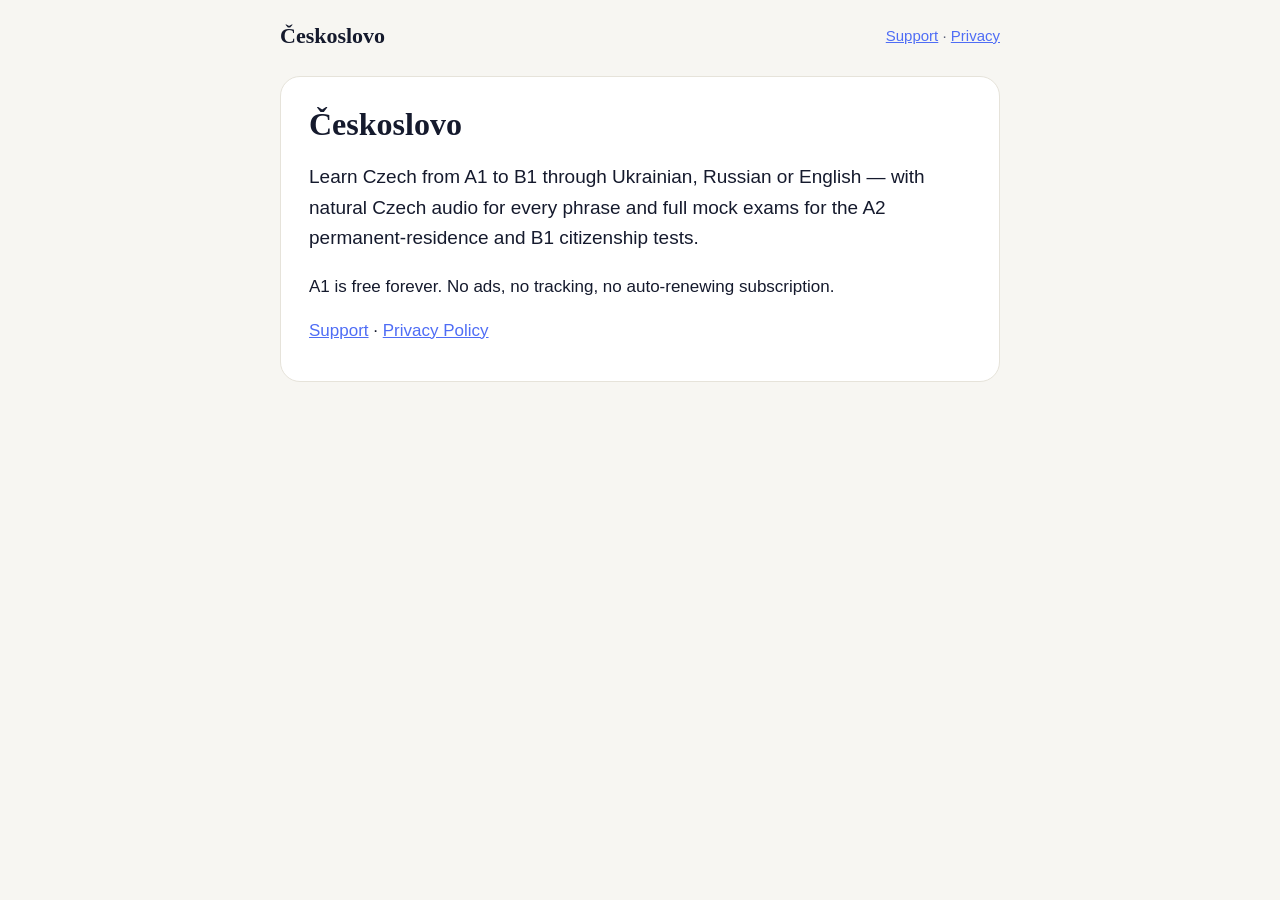
<file: index.html>
<!DOCTYPE html>
<html lang="en">
<head>
<meta charset="utf-8">
<meta name="viewport" content="width=device-width, initial-scale=1">
<title>Českoslovo — Learn Czech A1–B1</title>
<link rel="stylesheet" href="style.css">
</head>
<body>
<header>
  <a class="brand" href="index.html">Českoslovo</a>
  <nav><a href="support.html">Support</a> · <a href="privacy.html">Privacy</a></nav>
</header>
<main>
<section>
<h1>Českoslovo</h1>
<p class="lead">Learn Czech from A1 to B1 through Ukrainian, Russian or English — with natural Czech audio for every phrase and full mock exams for the A2 permanent-residence and B1 citizenship tests.</p>
<p>A1 is free forever. No ads, no tracking, no auto-renewing subscription.</p>
<p><a href="support.html">Support</a> · <a href="privacy.html">Privacy Policy</a></p>
</section>
</main>
</body>
</html>
</file>
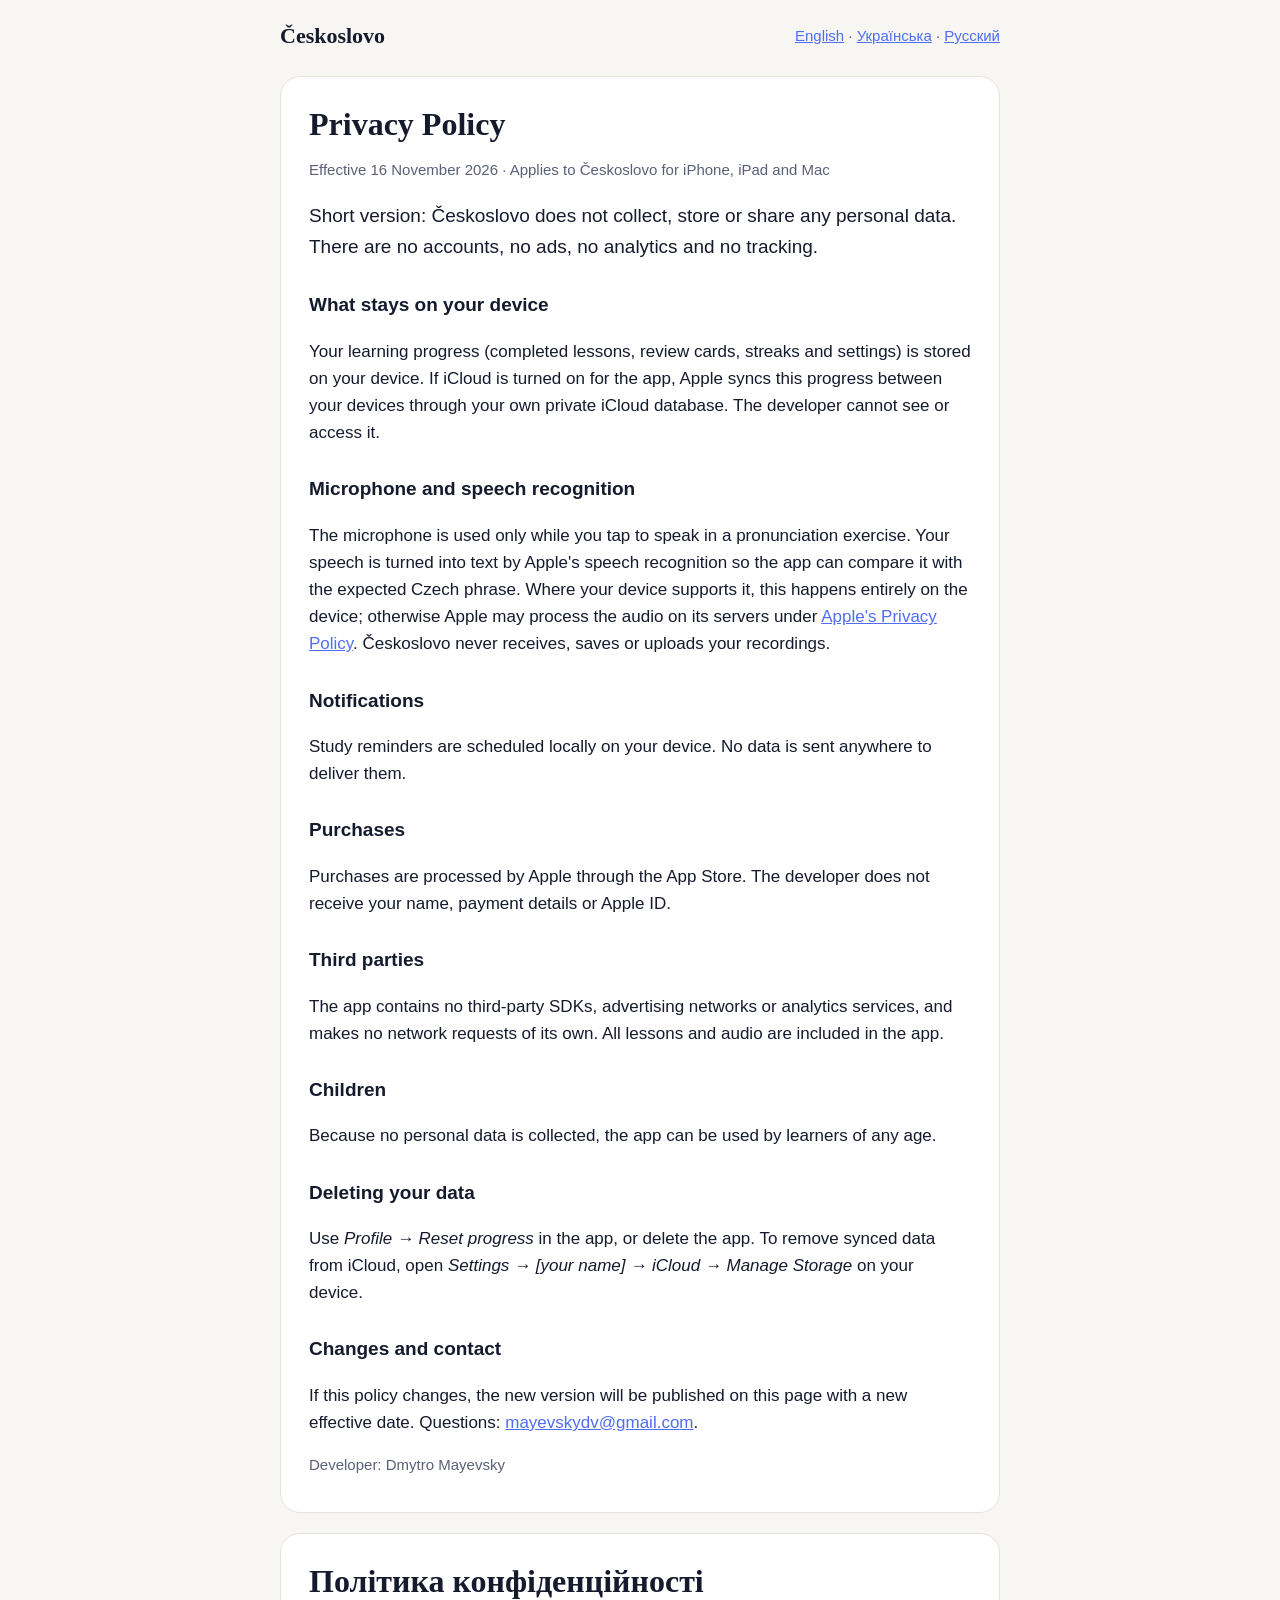
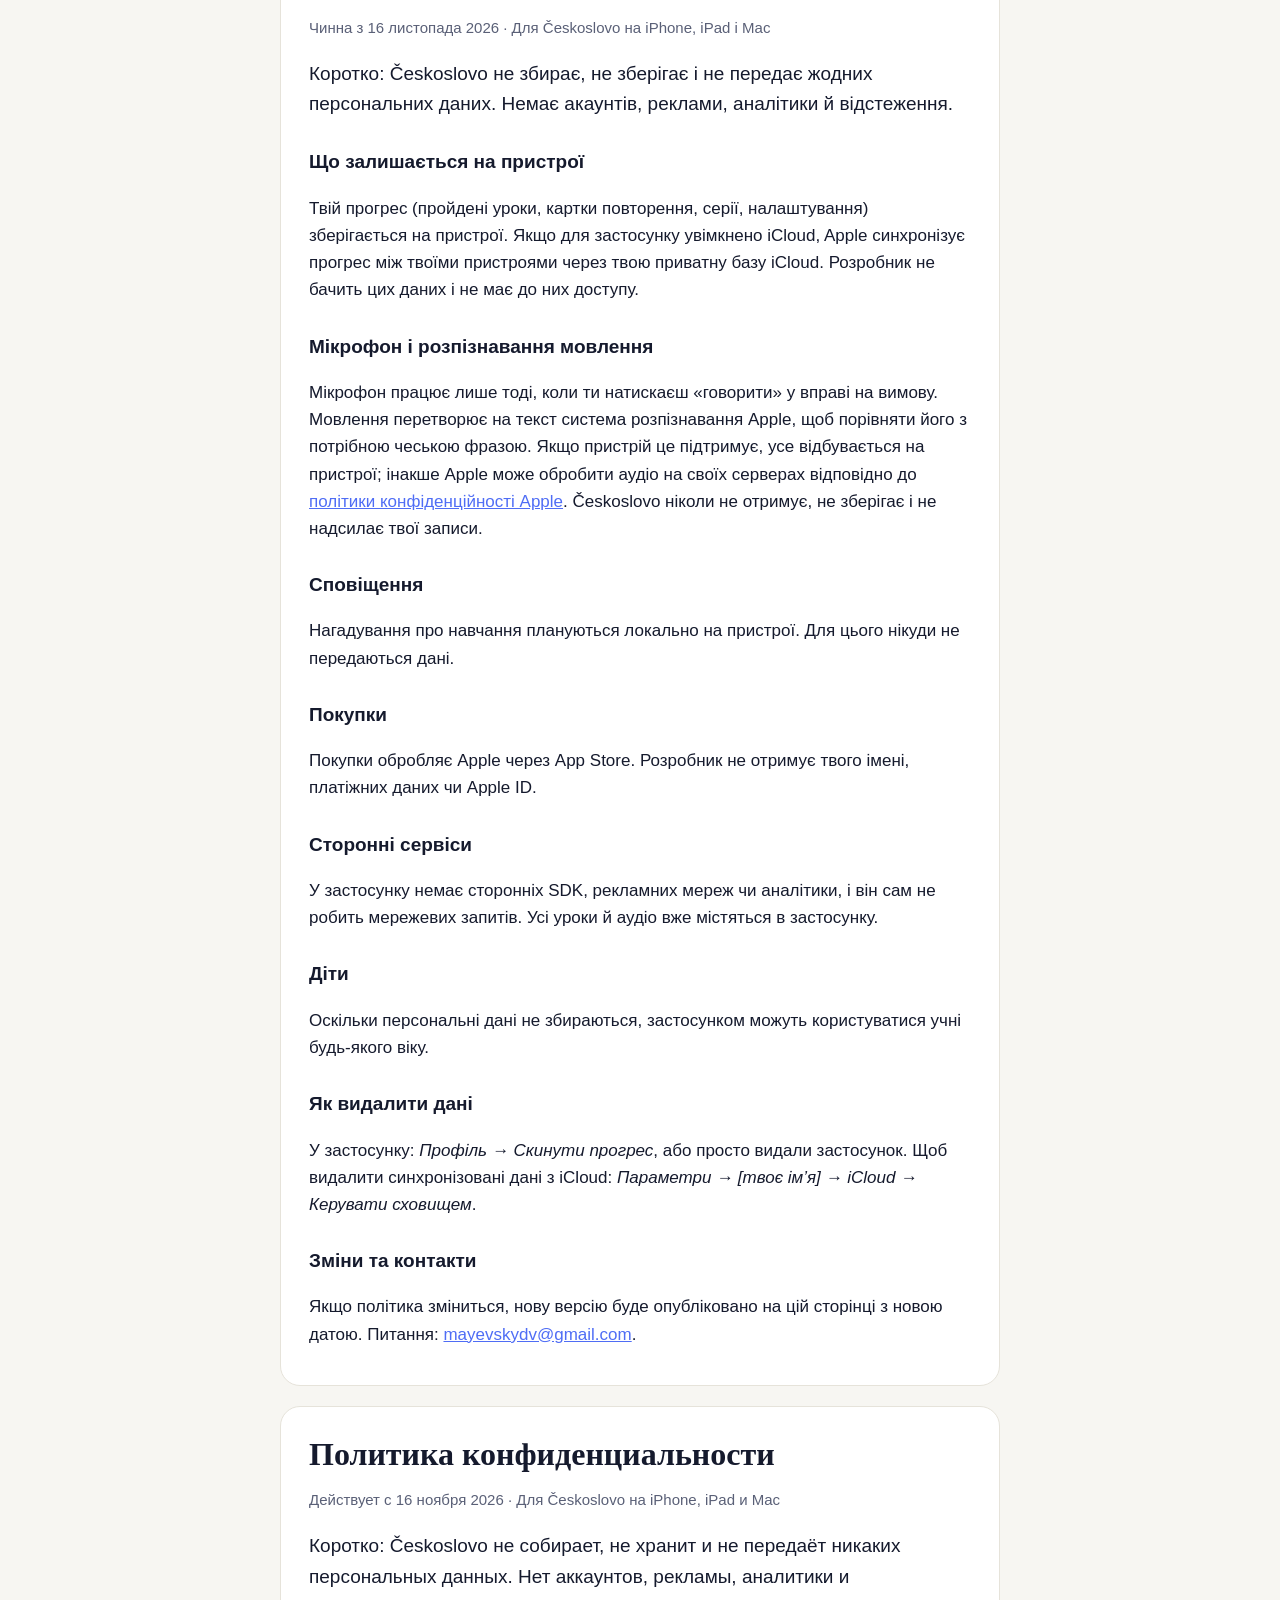
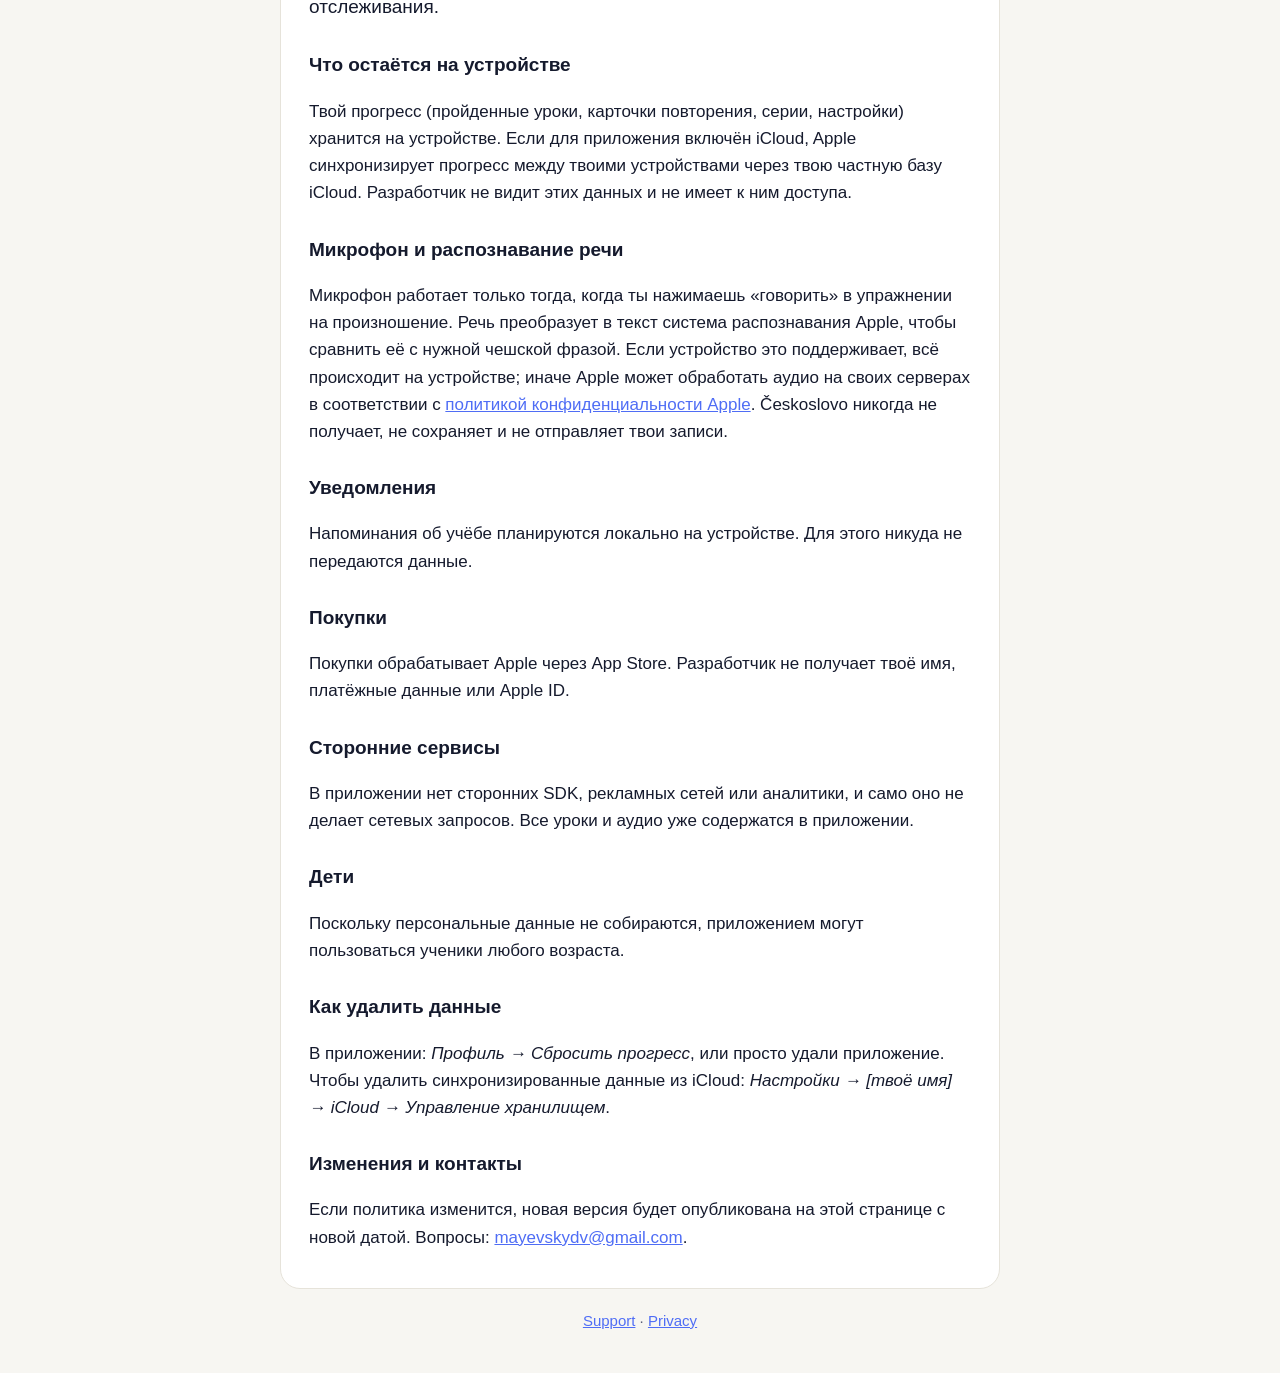
<file: privacy.html>
<!DOCTYPE html>
<html lang="en">
<head>
<meta charset="utf-8">
<meta name="viewport" content="width=device-width, initial-scale=1">
<title>Českoslovo — Privacy Policy</title>
<link rel="stylesheet" href="style.css">
</head>
<body>
<header>
  <a class="brand" href="index.html">Českoslovo</a>
  <nav><a href="#en">English</a> · <a href="#uk">Українська</a> · <a href="#ru">Русский</a></nav>
</header>
<main>

<section id="en" lang="en">
<h1>Privacy Policy</h1>
<p class="meta">Effective 16 November 2026 · Applies to Českoslovo for iPhone, iPad and Mac</p>

<p class="lead">Short version: Českoslovo does not collect, store or share any personal data. There are no accounts, no ads, no analytics and no tracking.</p>

<h2>What stays on your device</h2>
<p>Your learning progress (completed lessons, review cards, streaks and settings) is stored on your device. If iCloud is turned on for the app, Apple syncs this progress between your devices through your own private iCloud database. The developer cannot see or access it.</p>

<h2>Microphone and speech recognition</h2>
<p>The microphone is used only while you tap to speak in a pronunciation exercise. Your speech is turned into text by Apple's speech recognition so the app can compare it with the expected Czech phrase. Where your device supports it, this happens entirely on the device; otherwise Apple may process the audio on its servers under <a href="https://www.apple.com/legal/privacy/">Apple's Privacy Policy</a>. Českoslovo never receives, saves or uploads your recordings.</p>

<h2>Notifications</h2>
<p>Study reminders are scheduled locally on your device. No data is sent anywhere to deliver them.</p>

<h2>Purchases</h2>
<p>Purchases are processed by Apple through the App Store. The developer does not receive your name, payment details or Apple ID.</p>

<h2>Third parties</h2>
<p>The app contains no third-party SDKs, advertising networks or analytics services, and makes no network requests of its own. All lessons and audio are included in the app.</p>

<h2>Children</h2>
<p>Because no personal data is collected, the app can be used by learners of any age.</p>

<h2>Deleting your data</h2>
<p>Use <em>Profile → Reset progress</em> in the app, or delete the app. To remove synced data from iCloud, open <em>Settings → [your name] → iCloud → Manage Storage</em> on your device.</p>

<h2>Changes and contact</h2>
<p>If this policy changes, the new version will be published on this page with a new effective date. Questions: <a href="mailto:mayevskydv@gmail.com">mayevskydv@gmail.com</a>.</p>
<p class="meta">Developer: Dmytro Mayevsky</p>
</section>

<section id="uk" lang="uk">
<h1>Політика конфіденційності</h1>
<p class="meta">Чинна з 16 листопада 2026 · Для Českoslovo на iPhone, iPad і Mac</p>

<p class="lead">Коротко: Českoslovo не збирає, не зберігає і не передає жодних персональних даних. Немає акаунтів, реклами, аналітики й відстеження.</p>

<h2>Що залишається на пристрої</h2>
<p>Твій прогрес (пройдені уроки, картки повторення, серії, налаштування) зберігається на пристрої. Якщо для застосунку увімкнено iCloud, Apple синхронізує прогрес між твоїми пристроями через твою приватну базу iCloud. Розробник не бачить цих даних і не має до них доступу.</p>

<h2>Мікрофон і розпізнавання мовлення</h2>
<p>Мікрофон працює лише тоді, коли ти натискаєш «говорити» у вправі на вимову. Мовлення перетворює на текст система розпізнавання Apple, щоб порівняти його з потрібною чеською фразою. Якщо пристрій це підтримує, усе відбувається на пристрої; інакше Apple може обробити аудіо на своїх серверах відповідно до <a href="https://www.apple.com/legal/privacy/">політики конфіденційності Apple</a>. Českoslovo ніколи не отримує, не зберігає і не надсилає твої записи.</p>

<h2>Сповіщення</h2>
<p>Нагадування про навчання плануються локально на пристрої. Для цього нікуди не передаються дані.</p>

<h2>Покупки</h2>
<p>Покупки обробляє Apple через App Store. Розробник не отримує твого імені, платіжних даних чи Apple ID.</p>

<h2>Сторонні сервіси</h2>
<p>У застосунку немає сторонніх SDK, рекламних мереж чи аналітики, і він сам не робить мережевих запитів. Усі уроки й аудіо вже містяться в застосунку.</p>

<h2>Діти</h2>
<p>Оскільки персональні дані не збираються, застосунком можуть користуватися учні будь-якого віку.</p>

<h2>Як видалити дані</h2>
<p>У застосунку: <em>Профіль → Скинути прогрес</em>, або просто видали застосунок. Щоб видалити синхронізовані дані з iCloud: <em>Параметри → [твоє ім’я] → iCloud → Керувати сховищем</em>.</p>

<h2>Зміни та контакти</h2>
<p>Якщо політика зміниться, нову версію буде опубліковано на цій сторінці з новою датою. Питання: <a href="mailto:mayevskydv@gmail.com">mayevskydv@gmail.com</a>.</p>
</section>

<section id="ru" lang="ru">
<h1>Политика конфиденциальности</h1>
<p class="meta">Действует с 16 ноября 2026 · Для Českoslovo на iPhone, iPad и Mac</p>

<p class="lead">Коротко: Českoslovo не собирает, не хранит и не передаёт никаких персональных данных. Нет аккаунтов, рекламы, аналитики и отслеживания.</p>

<h2>Что остаётся на устройстве</h2>
<p>Твой прогресс (пройденные уроки, карточки повторения, серии, настройки) хранится на устройстве. Если для приложения включён iCloud, Apple синхронизирует прогресс между твоими устройствами через твою частную базу iCloud. Разработчик не видит этих данных и не имеет к ним доступа.</p>

<h2>Микрофон и распознавание речи</h2>
<p>Микрофон работает только тогда, когда ты нажимаешь «говорить» в упражнении на произношение. Речь преобразует в текст система распознавания Apple, чтобы сравнить её с нужной чешской фразой. Если устройство это поддерживает, всё происходит на устройстве; иначе Apple может обработать аудио на своих серверах в соответствии с <a href="https://www.apple.com/legal/privacy/">политикой конфиденциальности Apple</a>. Českoslovo никогда не получает, не сохраняет и не отправляет твои записи.</p>

<h2>Уведомления</h2>
<p>Напоминания об учёбе планируются локально на устройстве. Для этого никуда не передаются данные.</p>

<h2>Покупки</h2>
<p>Покупки обрабатывает Apple через App Store. Разработчик не получает твоё имя, платёжные данные или Apple ID.</p>

<h2>Сторонние сервисы</h2>
<p>В приложении нет сторонних SDK, рекламных сетей или аналитики, и само оно не делает сетевых запросов. Все уроки и аудио уже содержатся в приложении.</p>

<h2>Дети</h2>
<p>Поскольку персональные данные не собираются, приложением могут пользоваться ученики любого возраста.</p>

<h2>Как удалить данные</h2>
<p>В приложении: <em>Профиль → Сбросить прогресс</em>, или просто удали приложение. Чтобы удалить синхронизированные данные из iCloud: <em>Настройки → [твоё имя] → iCloud → Управление хранилищем</em>.</p>

<h2>Изменения и контакты</h2>
<p>Если политика изменится, новая версия будет опубликована на этой странице с новой датой. Вопросы: <a href="mailto:mayevskydv@gmail.com">mayevskydv@gmail.com</a>.</p>
</section>

</main>
<footer><a href="support.html">Support</a> · <a href="privacy.html">Privacy</a></footer>
</body>
</html>
</file>
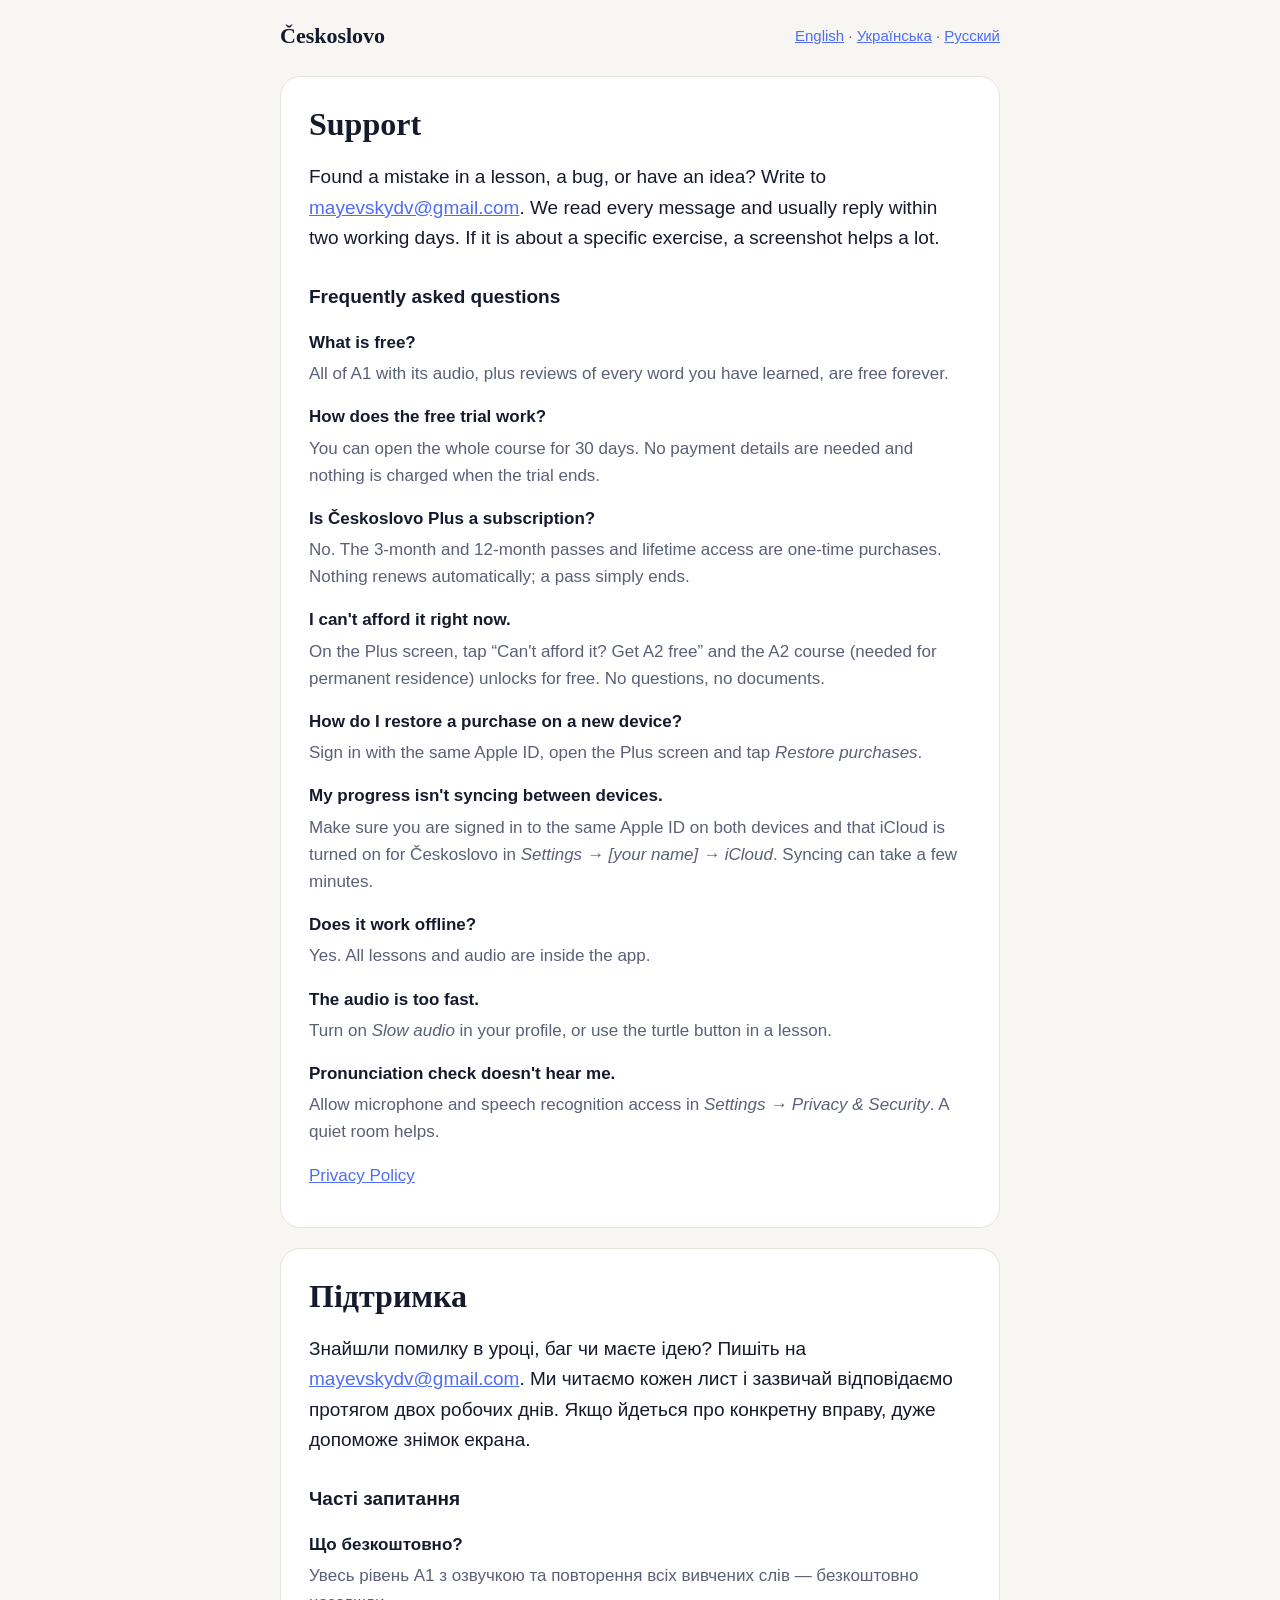
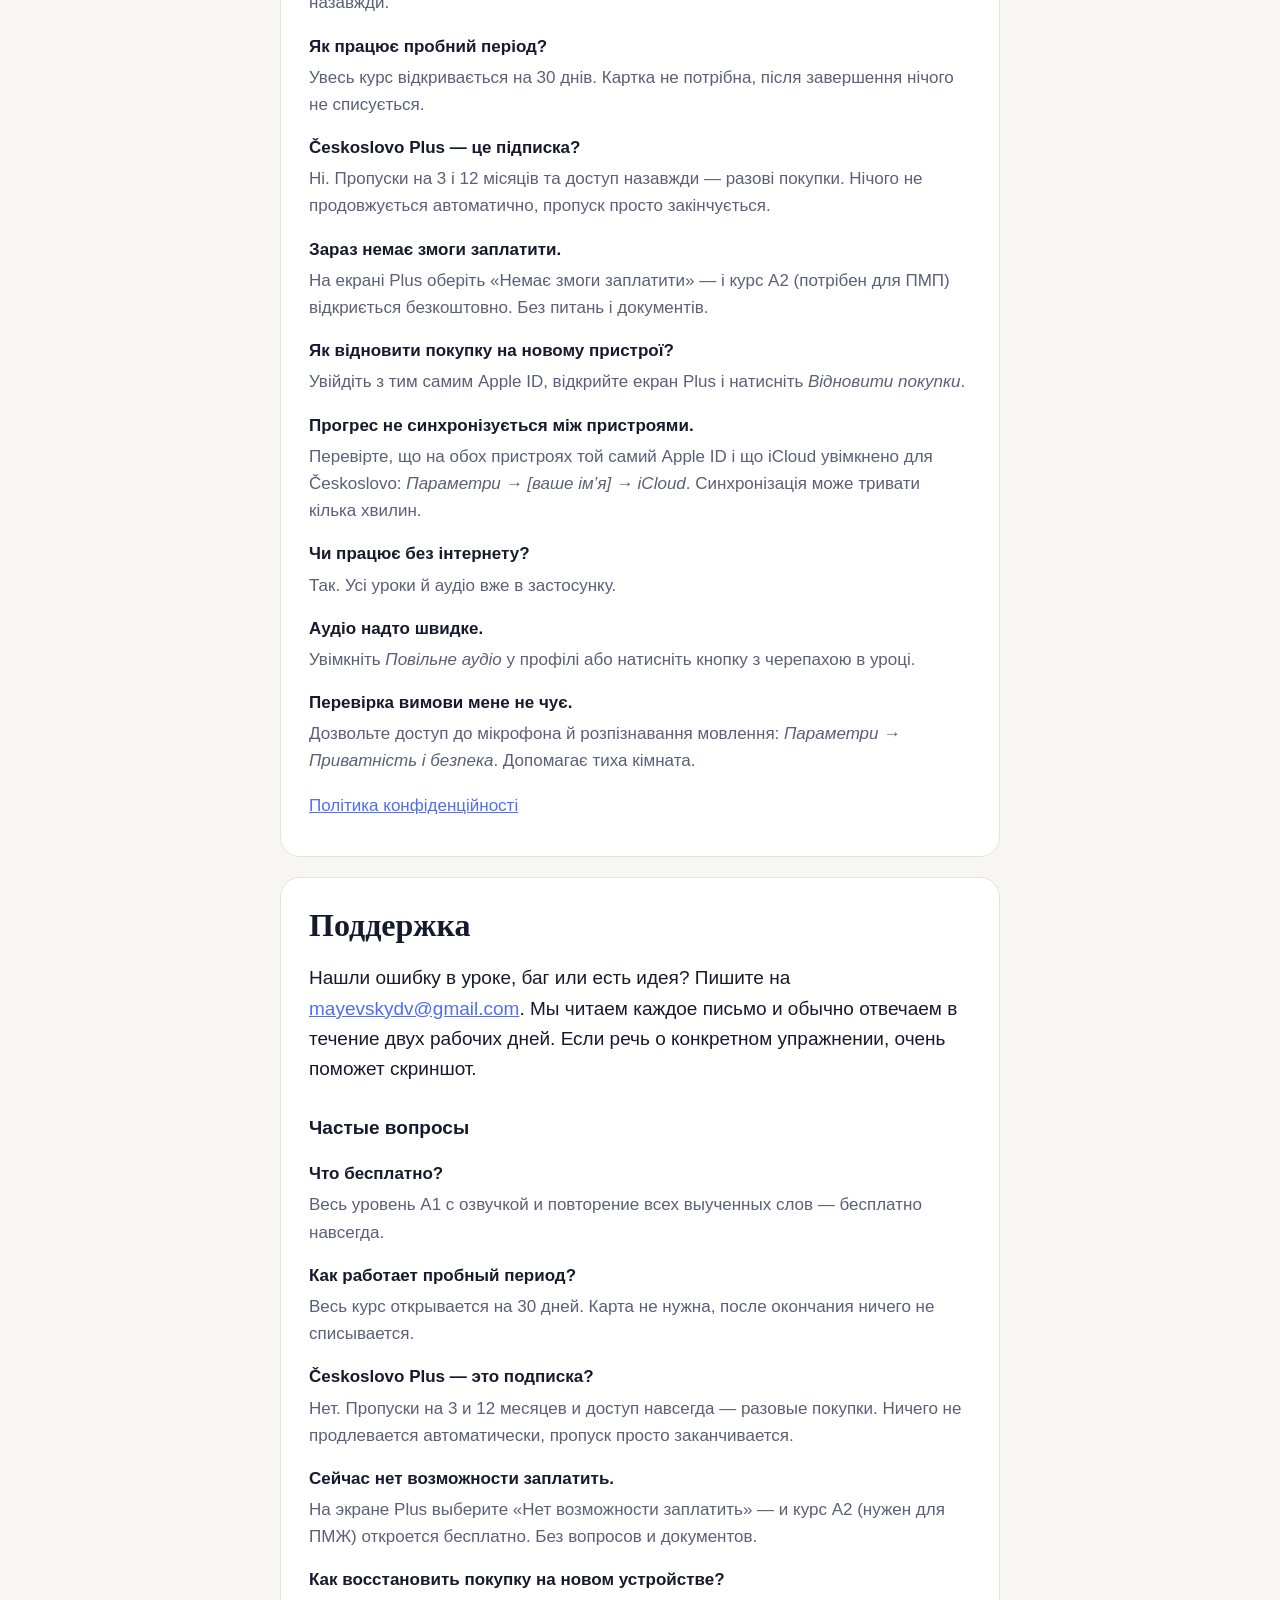
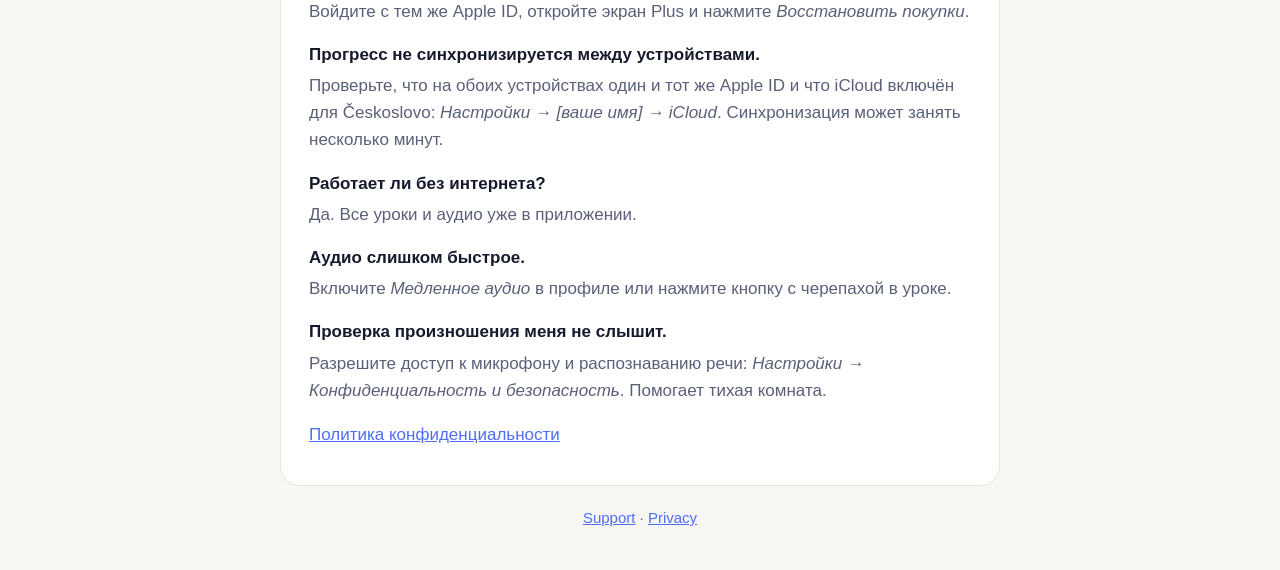
<file: support.html>
<!DOCTYPE html>
<html lang="en">
<head>
<meta charset="utf-8">
<meta name="viewport" content="width=device-width, initial-scale=1">
<title>Českoslovo — Support</title>
<link rel="stylesheet" href="style.css">
</head>
<body>
<header>
  <a class="brand" href="index.html">Českoslovo</a>
  <nav><a href="#en">English</a> · <a href="#uk">Українська</a> · <a href="#ru">Русский</a></nav>
</header>
<main>

<section id="en" lang="en">
<h1>Support</h1>
<p class="lead">Found a mistake in a lesson, a bug, or have an idea? Write to <a href="mailto:mayevskydv@gmail.com">mayevskydv@gmail.com</a>. We read every message and usually reply within two working days. If it is about a specific exercise, a screenshot helps a lot.</p>

<h2>Frequently asked questions</h2>
<dl>
<dt>What is free?</dt>
<dd>All of A1 with its audio, plus reviews of every word you have learned, are free forever.</dd>
<dt>How does the free trial work?</dt>
<dd>You can open the whole course for 30 days. No payment details are needed and nothing is charged when the trial ends.</dd>
<dt>Is Českoslovo Plus a subscription?</dt>
<dd>No. The 3-month and 12-month passes and lifetime access are one-time purchases. Nothing renews automatically; a pass simply ends.</dd>
<dt>I can't afford it right now.</dt>
<dd>On the Plus screen, tap “Can't afford it? Get A2 free” and the A2 course (needed for permanent residence) unlocks for free. No questions, no documents.</dd>
<dt>How do I restore a purchase on a new device?</dt>
<dd>Sign in with the same Apple ID, open the Plus screen and tap <em>Restore purchases</em>.</dd>
<dt>My progress isn't syncing between devices.</dt>
<dd>Make sure you are signed in to the same Apple ID on both devices and that iCloud is turned on for Českoslovo in <em>Settings → [your name] → iCloud</em>. Syncing can take a few minutes.</dd>
<dt>Does it work offline?</dt>
<dd>Yes. All lessons and audio are inside the app.</dd>
<dt>The audio is too fast.</dt>
<dd>Turn on <em>Slow audio</em> in your profile, or use the turtle button in a lesson.</dd>
<dt>Pronunciation check doesn't hear me.</dt>
<dd>Allow microphone and speech recognition access in <em>Settings → Privacy &amp; Security</em>. A quiet room helps.</dd>
</dl>
<p><a href="privacy.html">Privacy Policy</a></p>
</section>

<section id="uk" lang="uk">
<h1>Підтримка</h1>
<p class="lead">Знайшли помилку в уроці, баг чи маєте ідею? Пишіть на <a href="mailto:mayevskydv@gmail.com">mayevskydv@gmail.com</a>. Ми читаємо кожен лист і зазвичай відповідаємо протягом двох робочих днів. Якщо йдеться про конкретну вправу, дуже допоможе знімок екрана.</p>

<h2>Часті запитання</h2>
<dl>
<dt>Що безкоштовно?</dt>
<dd>Увесь рівень A1 з озвучкою та повторення всіх вивчених слів — безкоштовно назавжди.</dd>
<dt>Як працює пробний період?</dt>
<dd>Увесь курс відкривається на 30 днів. Картка не потрібна, після завершення нічого не списується.</dd>
<dt>Českoslovo Plus — це підписка?</dt>
<dd>Ні. Пропуски на 3 і 12 місяців та доступ назавжди — разові покупки. Нічого не продовжується автоматично, пропуск просто закінчується.</dd>
<dt>Зараз немає змоги заплатити.</dt>
<dd>На екрані Plus оберіть «Немає змоги заплатити» — і курс A2 (потрібен для ПМП) відкриється безкоштовно. Без питань і документів.</dd>
<dt>Як відновити покупку на новому пристрої?</dt>
<dd>Увійдіть з тим самим Apple ID, відкрийте екран Plus і натисніть <em>Відновити покупки</em>.</dd>
<dt>Прогрес не синхронізується між пристроями.</dt>
<dd>Перевірте, що на обох пристроях той самий Apple ID і що iCloud увімкнено для Českoslovo: <em>Параметри → [ваше ім’я] → iCloud</em>. Синхронізація може тривати кілька хвилин.</dd>
<dt>Чи працює без інтернету?</dt>
<dd>Так. Усі уроки й аудіо вже в застосунку.</dd>
<dt>Аудіо надто швидке.</dt>
<dd>Увімкніть <em>Повільне аудіо</em> у профілі або натисніть кнопку з черепахою в уроці.</dd>
<dt>Перевірка вимови мене не чує.</dt>
<dd>Дозвольте доступ до мікрофона й розпізнавання мовлення: <em>Параметри → Приватність і безпека</em>. Допомагає тиха кімната.</dd>
</dl>
<p><a href="privacy.html#uk">Політика конфіденційності</a></p>
</section>

<section id="ru" lang="ru">
<h1>Поддержка</h1>
<p class="lead">Нашли ошибку в уроке, баг или есть идея? Пишите на <a href="mailto:mayevskydv@gmail.com">mayevskydv@gmail.com</a>. Мы читаем каждое письмо и обычно отвечаем в течение двух рабочих дней. Если речь о конкретном упражнении, очень поможет скриншот.</p>

<h2>Частые вопросы</h2>
<dl>
<dt>Что бесплатно?</dt>
<dd>Весь уровень A1 с озвучкой и повторение всех выученных слов — бесплатно навсегда.</dd>
<dt>Как работает пробный период?</dt>
<dd>Весь курс открывается на 30 дней. Карта не нужна, после окончания ничего не списывается.</dd>
<dt>Českoslovo Plus — это подписка?</dt>
<dd>Нет. Пропуски на 3 и 12 месяцев и доступ навсегда — разовые покупки. Ничего не продлевается автоматически, пропуск просто заканчивается.</dd>
<dt>Сейчас нет возможности заплатить.</dt>
<dd>На экране Plus выберите «Нет возможности заплатить» — и курс A2 (нужен для ПМЖ) откроется бесплатно. Без вопросов и документов.</dd>
<dt>Как восстановить покупку на новом устройстве?</dt>
<dd>Войдите с тем же Apple ID, откройте экран Plus и нажмите <em>Восстановить покупки</em>.</dd>
<dt>Прогресс не синхронизируется между устройствами.</dt>
<dd>Проверьте, что на обоих устройствах один и тот же Apple ID и что iCloud включён для Českoslovo: <em>Настройки → [ваше имя] → iCloud</em>. Синхронизация может занять несколько минут.</dd>
<dt>Работает ли без интернета?</dt>
<dd>Да. Все уроки и аудио уже в приложении.</dd>
<dt>Аудио слишком быстрое.</dt>
<dd>Включите <em>Медленное аудио</em> в профиле или нажмите кнопку с черепахой в уроке.</dd>
<dt>Проверка произношения меня не слышит.</dt>
<dd>Разрешите доступ к микрофону и распознаванию речи: <em>Настройки → Конфиденциальность и безопасность</em>. Помогает тихая комната.</dd>
</dl>
<p><a href="privacy.html#ru">Политика конфиденциальности</a></p>
</section>

</main>
<footer><a href="support.html">Support</a> · <a href="privacy.html">Privacy</a></footer>
</body>
</html>
</file>
<file: style.css>
:root { --ink:#151a2d; --ink2:#5a6077; --accent:#4f6df5; --bg:#f7f6f2; --card:#fff; --line:#e6e3da; }
@media (prefers-color-scheme: dark) { :root { --ink:#eef0f7; --ink2:#a2a8bd; --accent:#8aa0ff; --bg:#0e111b; --card:#171b29; --line:#262b3d; } }
* { box-sizing: border-box; }
body { margin:0; background:var(--bg); color:var(--ink); font:17px/1.6 -apple-system, BlinkMacSystemFont, "Segoe UI", Roboto, sans-serif; }
header, main, footer { max-width: 760px; margin: 0 auto; padding: 0 20px; }
header { display:flex; justify-content:space-between; align-items:center; flex-wrap:wrap; gap:8px; padding-top:24px; padding-bottom:8px; }
.brand { font: 700 22px/1 Georgia, "Times New Roman", serif; color:var(--ink); text-decoration:none; }
nav, .meta, footer { color:var(--ink2); font-size:15px; }
a { color:var(--accent); }
section { background:var(--card); border:1px solid var(--line); border-radius:20px; padding:8px 28px 20px; margin:20px 0; }
h1 { font: 700 32px/1.2 Georgia, "Times New Roman", serif; margin:20px 0 4px; }
h2 { font-size:19px; margin:28px 0 6px; }
.lead { font-size:19px; }
dt { font-weight:600; margin-top:16px; }
dd { margin:4px 0 0; color:var(--ink2); }
footer { padding-bottom:40px; text-align:center; }
</file>
